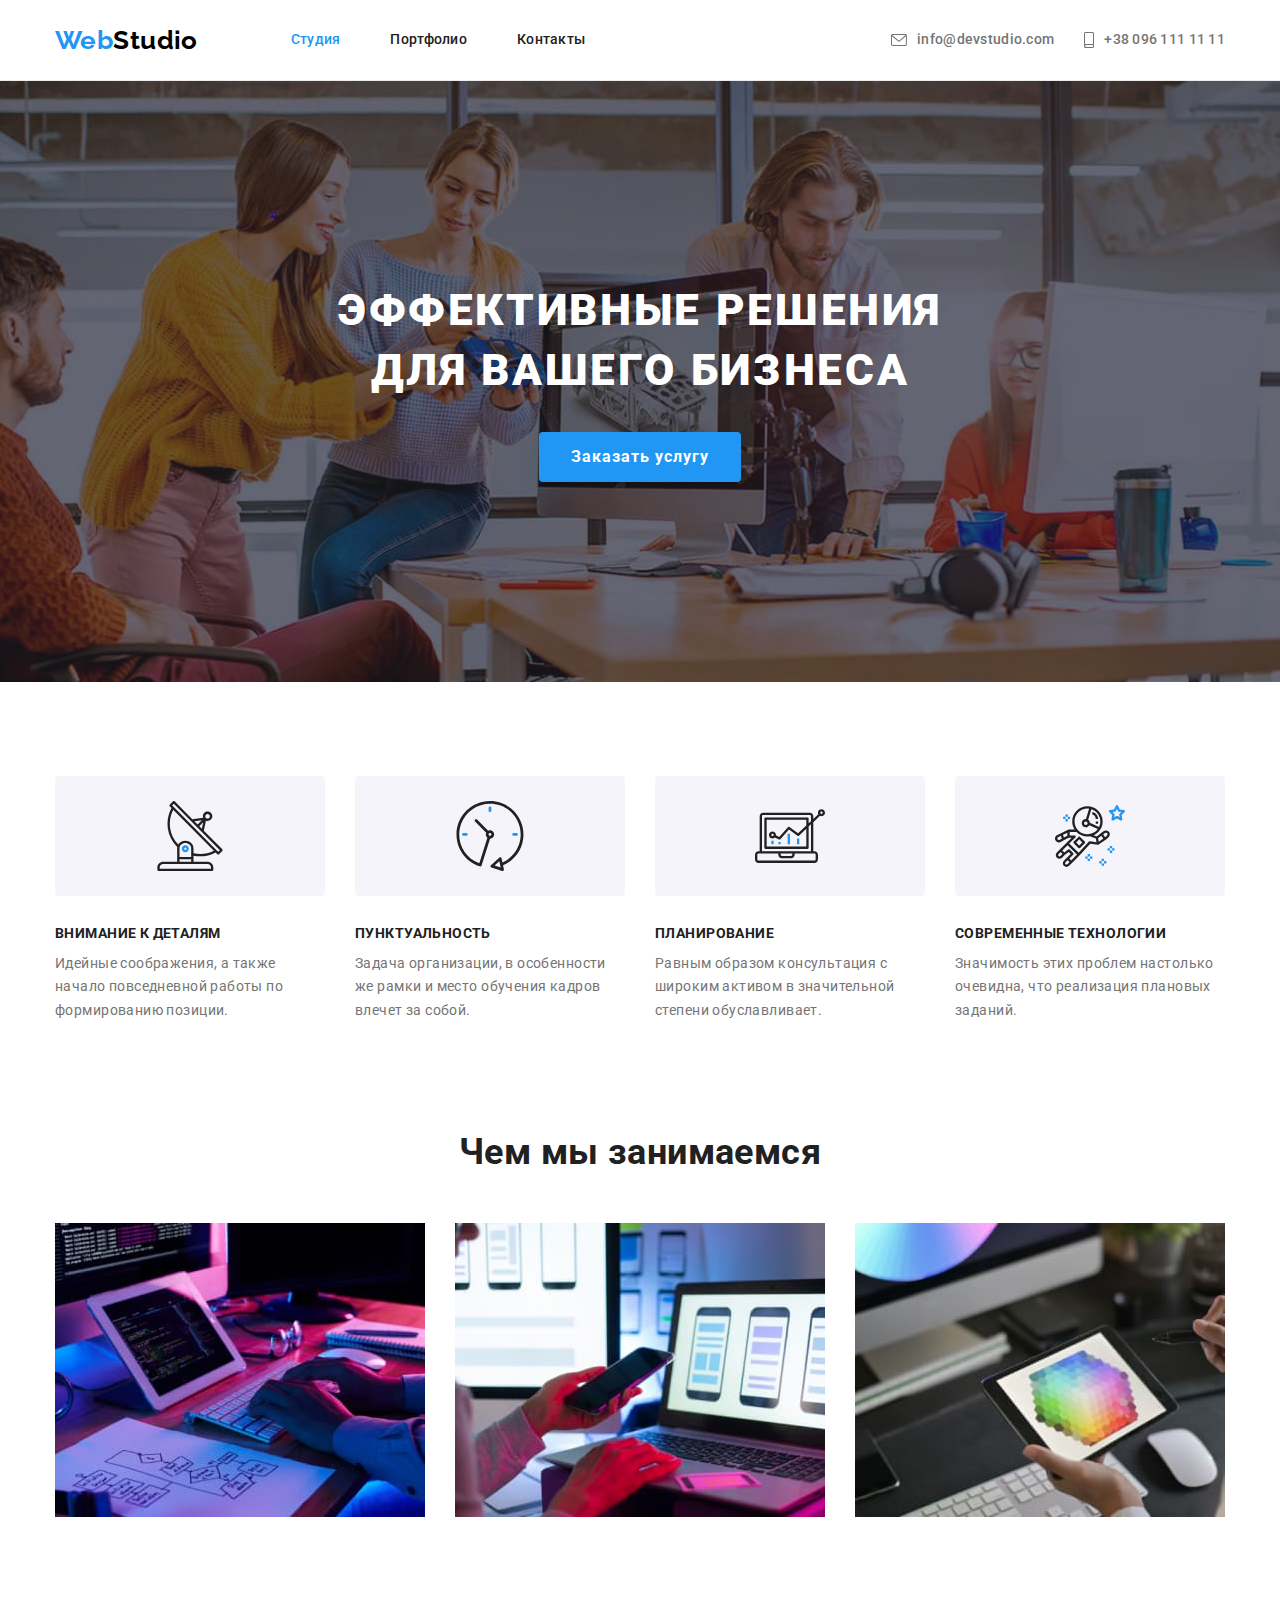
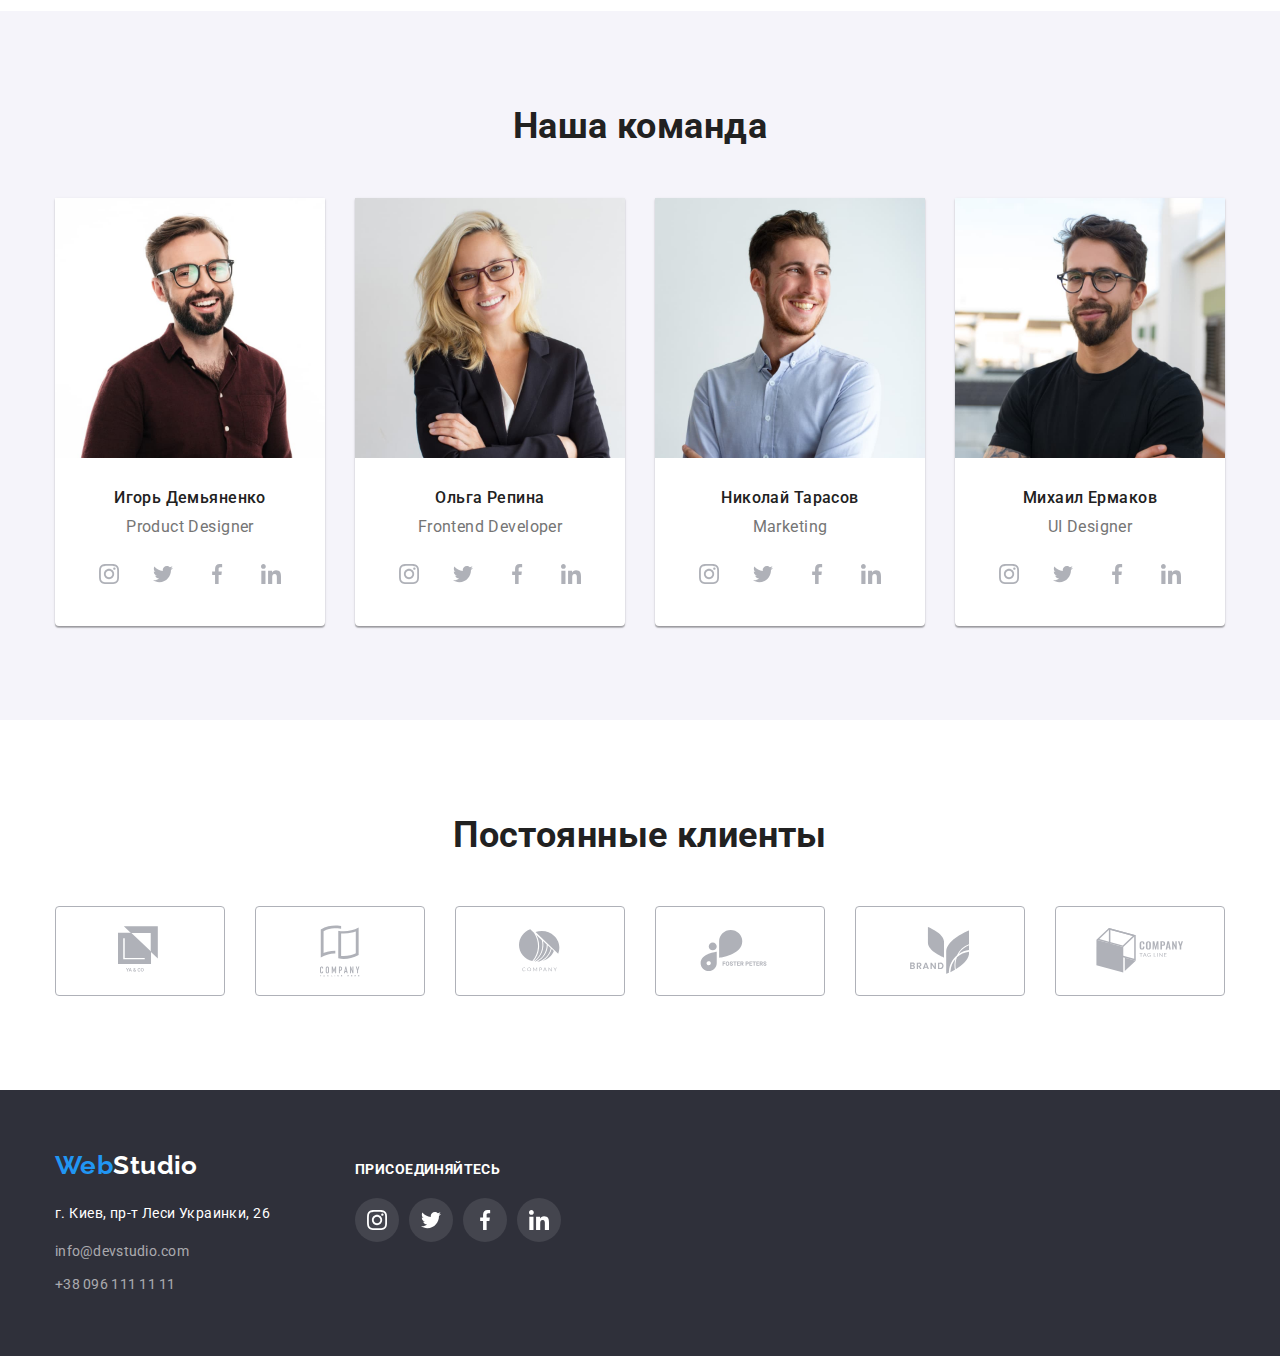
<file: index.html>
<!DOCTYPE html>
<html lang="ru">
  <head>
    <meta charset="UTF-8" />
    <meta http-equiv="X-UA-Compatible" content="IE=edge" />
    <meta name="viewport" content="width=device-width, initial-scale=1.0" />
    <title>WebStudio</title>
    <link rel="preconnect" href="https://fonts.gstatic.com" />
    <link
      href="https://fonts.googleapis.com/css2?family=Raleway:wght@700&family=Roboto:wght@400;500;700;900&display=swap"
      rel="stylesheet"
    />
    <link
      rel="stylesheet"
      href="https://cdnjs.cloudflare.com/ajax/libs/modern-normalize/1.0.0/modern-normalize.min.css"
    />
    <link rel="stylesheet" href="./css/styles.css" />
  </head>
  <body>
    <!-- Шапка страницы -->

    <header class="header">
      <div class="container">
        <nav class="navigation">
          <a class="logo" href="./index.html"
            ><span class="logo-item">Web</span>Studio</a
          >
          <ul class="site-nav list">
            <li class="site-nav-item">
              <a class="link current" href="./index.html">Студия</a>
            </li>
            <li class="site-nav-item">
              <a class="link" href="./portfolio.html">Портфолио</a>
            </li>
            <li class="site-nav-item"><a class="link" href="">Контакты</a></li>
          </ul>
        </nav>
        <ul class="contact-nav list">
          <li class="contact-nav-item">
            <a class="link contact-link" href="mailto:info@devstudio.com">
              <svg class="icon-contact" width="16" height="12">
                <use href="./images/icons.svg#icon-envelope"></use>
              </svg>
              info@devstudio.com
            </a>
          </li>
          <li class="contact-nav-item">
            <a class="link contact-link" href="tell:+380961111111">
              <svg class="icon-contact" width="10" height="16">
                <use href="./images/icons.svg#icon-smartphone"></use>
              </svg>
              +38 096 111 11 11
            </a>
          </li>
        </ul>
      </div>
    </header>

    <!-- Уникальный контент страницы -->

    <main>
      <!-- Герой-->

      <section class="hero overlay">
        <div class="container">
          <h1 class="hero-title">Эффективные решения для вашего бизнеса</h1>
          <button type="button" class="button">Заказать услугу</button>
        </div>
      </section>

      <!-- Особенности -->

      <section class="section features">
        <div class="container">
          <h2 class="section-title visually-hidden">Особенности</h2>
          <ul class="feature-list list grid">
            <li class="feature-item grid-item icon-antenna">
              <h3 class="title">Внимание к деталям</h3>
              <p>
                Идейные соображения, а также начало повседневной работы по
                формированию позиции.
              </p>
            </li>
            <li class="grid-item feature-item icon-clock">
              <h3 class="title">Пунктуальность</h3>
              <p>
                Задача организации, в особенности же рамки и место обучения
                кадров влечет за собой.
              </p>
            </li>
            <li class="grid-item feature-item icon-diagram">
              <h3 class="title">Планирование</h3>
              <p>
                Равным образом консультация с широким активом в значительной
                степени обуславливает.
              </p>
            </li>
            <li class="grid-item feature-item icon-astronaut">
              <h3 class="title">Современные технологии</h3>
              <p>
                Значимость этих проблем настолько очевидна, что реализация
                плановых заданий.
              </p>
            </li>
          </ul>
        </div>
      </section>

      <!-- Чем мы занимаемся -->

      <section class="section about">
        <div class="container">
          <h2 class="section-title">Чем мы занимаемся</h2>
          <ul class="list grid">
            <li class="grid-item about-item">
              <img
                src="./images/studio/our_work_1.jpg"
                alt="Проектирование"
                width="370"
              />
            </li>
            <li class="grid-item about-item">
              <img
                src="./images/studio/our_work_2.jpg"
                alt="Оформление"
                width="370"
              />
            </li>
            <li class="grid-item about-item">
              <img
                src="./images/studio/our_work_3.jpg"
                alt="Дизайн"
                width="370"
              />
            </li>
          </ul>
        </div>
      </section>

      <!-- Наша команда -->

      <section class="section team">
        <div class="container">
          <h2 class="section-title">Наша команда</h2>
          <ul class="team-list list grid">
            <li class="grid-item team-item">
              <img
                src="./images/studio/img_product_designer.jpg"
                alt="Игорь Демьяненко"
                width="270"
              />
              <div class="team-content">
                <h3 class="title">Игорь Демьяненко</h3>
                <p lang="en" class="team-list-profession">Product Designer</p>
                <ul class="list social-icons">
                  <li class="social-icons-item">
                    <a
                      href=""
                      class="social-icons-link"
                      target="_blank"
                      rel="noopener noreferrer"
                    >
                      <svg class="icon">
                        <use href="./images/icons.svg#icon-instagram"></use>
                      </svg>
                    </a>
                  </li>
                  <li class="social-icons-item">
                    <a
                      href=""
                      class="social-icons-link"
                      target="_blank"
                      rel="noopener noreferrer"
                    >
                      <svg class="icon">
                        <use href="./images/icons.svg#icon-twitter"></use>
                      </svg>
                    </a>
                  </li>
                  <li class="social-icons-item">
                    <a
                      href=""
                      class="social-icons-link"
                      target="_blank"
                      rel="noopener noreferrer"
                    >
                      <svg class="icon">
                        <use href="./images/icons.svg#icon-facebook"></use>
                      </svg>
                    </a>
                  </li>
                  <li class="social-icons-item">
                    <a
                      href=""
                      class="social-icons-link"
                      target="_blank"
                      rel="noopener noreferrer"
                    >
                      <svg class="icon">
                        <use href="./images/icons.svg#icon-linkedin"></use>
                      </svg>
                    </a>
                  </li>
                </ul>
              </div>
            </li>
            <li class="grid-item team-item">
              <img
                src="./images/studio/img_frontend_developer.jpg"
                alt="Ольга Репина"
                width="270"
              />
              <div class="team-content">
                <h3 class="title">Ольга Репина</h3>
                <p lang="en" class="team-list-profession">Frontend Developer</p>
                <ul class="list social-icons">
                  <li class="social-icons-item">
                    <a
                      href=""
                      class="social-icons-link"
                      target="_blank"
                      rel="noopener noreferrer"
                    >
                      <svg class="icon">
                        <use href="./images/icons.svg#icon-instagram"></use>
                      </svg>
                    </a>
                  </li>
                  <li class="social-icons-item">
                    <a
                      href=""
                      class="social-icons-link"
                      target="_blank"
                      rel="noopener noreferrer"
                    >
                      <svg class="icon">
                        <use href="./images/icons.svg#icon-twitter"></use>
                      </svg>
                    </a>
                  </li>
                  <li class="social-icons-item">
                    <a
                      href=""
                      class="social-icons-link"
                      target="_blank"
                      rel="noopener noreferrer"
                    >
                      <svg class="icon">
                        <use href="./images/icons.svg#icon-facebook"></use>
                      </svg>
                    </a>
                  </li>
                  <li class="social-icons-item">
                    <a
                      href=""
                      class="social-icons-link"
                      target="_blank"
                      rel="noopener noreferrer"
                    >
                      <svg class="icon">
                        <use href="./images/icons.svg#icon-linkedin"></use>
                      </svg>
                    </a>
                  </li>
                </ul>
              </div>
            </li>
            <li class="grid-item team-item">
              <img
                src="./images/studio/img_marketing.jpg"
                alt="Николай Тарасов"
                width="270"
              />
              <div class="team-content">
                <h3 class="title">Николай Тарасов</h3>
                <p lang="en" class="team-list-profession">Marketing</p>
                <ul class="list social-icons">
                  <li class="social-icons-item">
                    <a
                      href=""
                      class="social-icons-link"
                      target="_blank"
                      rel="noopener noreferrer"
                    >
                      <svg class="icon">
                        <use href="./images/icons.svg#icon-instagram"></use>
                      </svg>
                    </a>
                  </li>
                  <li class="social-icons-item">
                    <a
                      href=""
                      class="social-icons-link"
                      target="_blank"
                      rel="noopener noreferrer"
                    >
                      <svg class="icon">
                        <use href="./images/icons.svg#icon-twitter"></use>
                      </svg>
                    </a>
                  </li>
                  <li class="social-icons-item">
                    <a
                      href=""
                      class="social-icons-link"
                      target="_blank"
                      rel="noopener noreferrer"
                    >
                      <svg class="icon">
                        <use href="./images/icons.svg#icon-facebook"></use>
                      </svg>
                    </a>
                  </li>
                  <li class="social-icons-item">
                    <a
                      href=""
                      class="social-icons-link"
                      target="_blank"
                      rel="noopener noreferrer"
                    >
                      <svg class="icon">
                        <use href="./images/icons.svg#icon-linkedin"></use>
                      </svg>
                    </a>
                  </li>
                </ul>
              </div>
            </li>
            <li class="grid-item team-item">
              <img
                src="./images/studio/img_ui_designer.jpg"
                alt="Михаил Ермаков"
                width="270"
              />
              <div class="team-content">
                <h3 class="title">Михаил Ермаков</h3>
                <p lang="en" class="team-list-profession">UI Designer</p>
                <ul class="list social-icons">
                  <li class="social-icons-item">
                    <a
                      href=""
                      class="social-icons-link"
                      target="_blank"
                      rel="noopener noreferrer"
                    >
                      <svg class="icon">
                        <use href="./images/icons.svg#icon-instagram"></use>
                      </svg>
                    </a>
                  </li>
                  <li class="social-icons-item">
                    <a
                      href=""
                      class="social-icons-link"
                      target="_blank"
                      rel="noopener noreferrer"
                    >
                      <svg class="icon">
                        <use href="./images/icons.svg#icon-twitter"></use>
                      </svg>
                    </a>
                  </li>
                  <li class="social-icons-item">
                    <a
                      href=""
                      class="social-icons-link"
                      target="_blank"
                      rel="noopener noreferrer"
                    >
                      <svg class="icon">
                        <use href="./images/icons.svg#icon-facebook"></use>
                      </svg>
                    </a>
                  </li>
                  <li class="social-icons-item">
                    <a
                      href=""
                      class="social-icons-link"
                      target="_blank"
                      rel="noopener noreferrer"
                    >
                      <svg class="icon">
                        <use href="./images/icons.svg#icon-linkedin"></use>
                      </svg>
                    </a>
                  </li>
                </ul>
              </div>
            </li>
          </ul>
        </div>
      </section>

      <!-- Клиенты -->

      <section class="section clients">
        <div class="container">
          <h2 class="section-title">Постоянные клиенты</h2>
          <ul class="clients-list list grid">
            <li class="clients-item grid-item">
              <a
                class="link-company"
                href=""
                target="_blank"
                rel="noopener noreferrer"
              >
                <svg class="icon-company" width="44" height="49">
                  <use href="./images/icons.svg#icon-client-1"></use>
                </svg>
              </a>
            </li>
            <li class="clients-item grid-item">
              <a
                class="link-company"
                href=""
                target="_blank"
                rel="noopener noreferrer"
              >
                <svg class="icon-company" width="40" height="52">
                  <use href="./images/icons.svg#icon-client-2"></use>
                </svg>
              </a>
            </li>
            <li class="clients-item grid-item">
              <a
                class="link-company"
                href=""
                target="_blank"
                rel="noopener noreferrer"
              >
                <svg class="icon-company" width="41" height="43">
                  <use href="./images/icons.svg#icon-client-3"></use>
                </svg>
              </a>
            </li>
            <li class="clients-item grid-item">
              <a
                class="link-company"
                href=""
                target="_blank"
                rel="noopener noreferrer"
              >
                <svg class="icon-company" width="80" height="42">
                  <use href="./images/icons.svg#icon-client-4"></use>
                </svg>
              </a>
            </li>
            <li class="clients-item grid-item">
              <a
                class="link-company"
                href=""
                target="_blank"
                rel="noopener noreferrer"
              >
                <svg class="icon-company" width="59" height="47">
                  <use href="./images/icons.svg#icon-client-5"></use>
                </svg>
              </a>
            </li>
            <li
              class="clients-item grid-item"
              target="_blank"
              rel="noopener noreferrer"
            >
              <a class="link-company" href="">
                <svg class="icon-company" width="88" height="45">
                  <use href="./images/icons.svg#icon-client-6"></use>
                </svg>
              </a>
            </li>
          </ul>
        </div>
      </section>
    </main>

    <!-- Подвал страницы -->

    <footer class="footer">
      <div class="container">
        <div class="container-address">
          <!-- Footer contacts -->

          <div class="footer-contacts">
            <a class="footer-logo logo" href="./index.html"
              ><span class="logo-item">Web</span>Studio</a
            >
            <address class="company-address address">
              <ul class="footer-contact-nav list">
                <li class="company-address-item">
                  <p>г. Киев, пр-т Леси Украинки, 26</p>
                </li>
                <li class="company-address-item">
                  <a class="link" href="mailto:info@devstudio.com"
                    >info@devstudio.com</a
                  >
                </li>
                <li class="company-address-item">
                  <a class="link" href="tell:+380961111111"
                    >+38 096 111 11 11</a
                  >
                </li>
              </ul>
            </address>
          </div>

          <!-- Footer socials -->

          <div class="footer-socials">
            <h2 class="join-in">присоединяйтесь</h2>
            <ul class="list social-icons">
              <li class="social-icons-item">
                <a
                  href=""
                  class="social-icons-link"
                  target="_blank"
                  rel="noopener noreferrer"
                >
                  <svg class="icon">
                    <use href="./images/icons.svg#icon-instagram"></use>
                  </svg>
                </a>
              </li>
              <li class="social-icons-item">
                <a
                  href=""
                  class="social-icons-link"
                  target="_blank"
                  rel="noopener noreferrer"
                >
                  <svg class="icon">
                    <use href="./images/icons.svg#icon-twitter"></use>
                  </svg>
                </a>
              </li>
              <li class="social-icons-item">
                <a
                  href=""
                  class="social-icons-link"
                  target="_blank"
                  rel="noopener noreferrer"
                >
                  <svg class="icon">
                    <use href="./images/icons.svg#icon-facebook"></use>
                  </svg>
                </a>
              </li>
              <li class="social-icons-item">
                <a
                  href=""
                  class="social-icons-link"
                  target="_blank"
                  rel="noopener noreferrer"
                >
                  <svg class="icon">
                    <use href="./images/icons.svg#icon-linkedin"></use>
                  </svg>
                </a>
              </li>
            </ul>
          </div>

          <!-- Footer subscription -->

          <div class="footer-subscription"></div>
        </div>
      </div>
    </footer>
  </body>
</html>
</file>
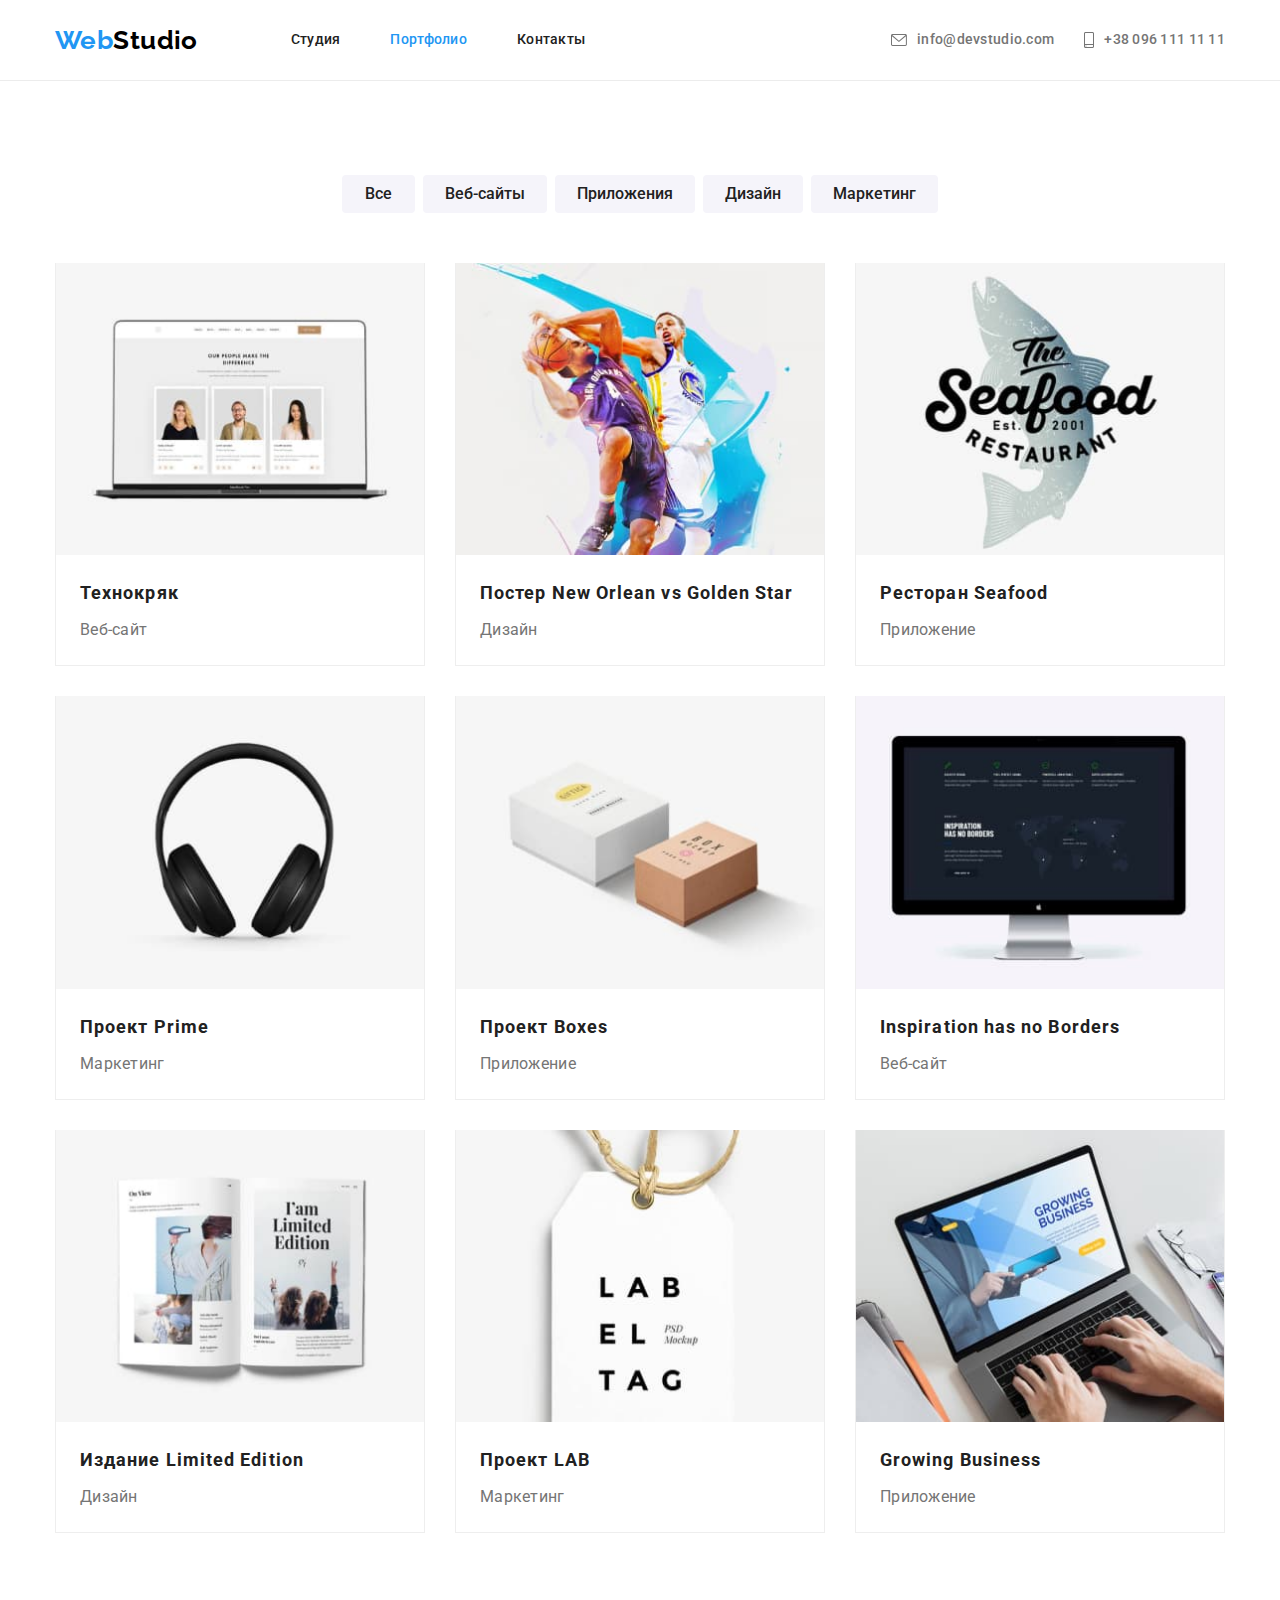
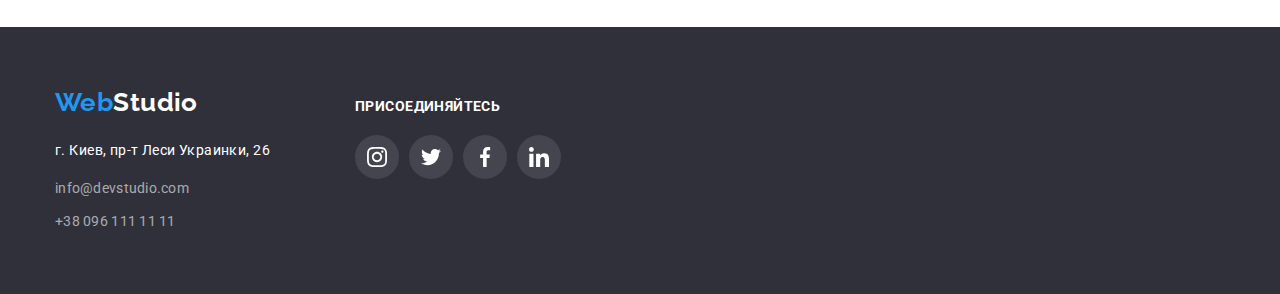
<file: portfolio.html>
<!DOCTYPE html>
<html lang="ru">
  <head>
    <meta charset="UTF-8" />
    <meta http-equiv="X-UA-Compatible" content="IE=edge" />
    <meta name="viewport" content="width=device-width, initial-scale=1.0" />
    <title>WebStudio</title>
    <link rel="preconnect" href="https://fonts.gstatic.com" />
    <link
      href="https://fonts.googleapis.com/css2?family=Raleway:wght@700&family=Roboto:wght@400;500;700;900&display=swap"
      rel="stylesheet"
    />
    <link
      rel="stylesheet"
      href="https://cdnjs.cloudflare.com/ajax/libs/modern-normalize/1.0.0/modern-normalize.min.css"
    />
    <link rel="stylesheet" href="./css/styles.css" />
  </head>
  <body>
    <!-- Шапка страницы -->

    <header class="header">
      <div class="container">
        <nav class="navigation">
          <a class="logo" href="./index.html"
            ><span class="logo-item">Web</span>Studio</a
          >
          <ul class="site-nav list">
            <li class="site-nav-item">
              <a class="link" href="./index.html">Студия</a>
            </li>
            <li class="site-nav-item">
              <a class="link current" href="./portfolio.html">Портфолио</a>
            </li>
            <li class="site-nav-item"><a class="link" href="">Контакты</a></li>
          </ul>
        </nav>
        <ul class="contact-nav list">
          <li class="contact-nav-item">
            <a class="link contact-link" href="mailto:info@devstudio.com">
              <svg class="icon-contact" width="16" height="12">
                <use href="./images/icons.svg#icon-envelope"></use>
              </svg>
              info@devstudio.com
            </a>
          </li>
          <li class="contact-nav-item">
            <a class="link contact-link" href="tell:+380961111111">
              <svg class="icon-contact" width="10" height="16">
                <use href="./images/icons.svg#icon-smartphone"></use>
              </svg>
              +38 096 111 11 11
            </a>
          </li>
        </ul>
      </div>
    </header>
    <!-- Уникальный контент страницы -->

    <main>
      <section class="section">
        <div class="container">
          <h1 class="visually-hidden">Наши проекты</h1>
          <div class="filter">
            <h2 class="visually-hidden">Фильтр</h2>
            <ul class="list filter-list">
              <li class="filter-item">
                <button type="button" class="filter-button">Все</button>
              </li>
              <li class="filter-item">
                <button type="button" class="filter-button">Веб-сайты</button>
              </li>
              <li class="filter-item">
                <button type="button" class="filter-button">Приложения</button>
              </li>
              <li class="filter-item">
                <button type="button" class="filter-button">Дизайн</button>
              </li>
              <li class="filter-item">
                <button type="button" class="filter-button">Маркетинг</button>
              </li>
            </ul>
          </div>

          <!-- Галерея проектов -->

          <ul class="list projects-list grid">
            <li class="projects-item grid-item">
              <a class="link" href="">
                <img src="./images/portfolio/img-1.jpg" alt="" width="370" />
                <div class="projects-content">
                  <h2 class="projects-title">Технокряк</h2>
                  <p class="projects-filter">Веб-сайт</p>
                </div>
              </a>
            </li>
            <li class="projects-item grid-item">
              <a class="link" href="">
                <img src="./images/portfolio/img-2.jpg" alt="" width="370" />
                <div class="projects-content">
                  <h2 class="projects-title">
                    Постер New Orlean vs Golden Star
                  </h2>
                  <p class="projects-filter">Дизайн</p>
                </div>
              </a>
            </li>
            <li class="projects-item grid-item">
              <a class="link" href="">
                <img src="./images/portfolio/img-3.jpg" alt="" width="370" />

                <div class="projects-content">
                  <h2 class="projects-title">Ресторан Seafood</h2>
                  <p class="projects-filter">Приложение</p>
                </div>
              </a>
            </li>
            <li class="projects-item grid-item">
              <a class="link" href="">
                <img src="./images/portfolio/img-4.jpg" alt="" width="370" />
                <div class="projects-content">
                  <h2 class="projects-title">Проект Prime</h2>
                  <p class="projects-filter">Маркетинг</p>
                </div>
              </a>
            </li>
            <li class="projects-item grid-item">
              <a class="link" href="">
                <img src="./images/portfolio/img-5.jpg" alt="" width="370" />
                <div class="projects-content">
                  <h2 class="projects-title">Проект Boxes</h2>
                  <p class="projects-filter">Приложение</p>
                </div>
              </a>
            </li>
            <li class="projects-item grid-item">
              <a class="link" href="">
                <img src="./images/portfolio/img-6.jpg" alt="" width="370" />
                <div class="projects-content">
                  <h2 class="projects-title">Inspiration has no Borders</h2>
                  <p class="projects-filter">Веб-сайт</p>
                </div>
              </a>
            </li>
            <li class="projects-item grid-item">
              <a class="link" href="">
                <img src="./images/portfolio/img-7.jpg" alt="" width="370" />
                <div class="projects-content">
                  <h2 class="projects-title">Издание Limited Edition</h2>
                  <p class="projects-filter">Дизайн</p>
                </div>
              </a>
            </li>
            <li class="projects-item grid-item">
              <a class="link" href="">
                <img src="./images/portfolio/img-8.jpg" alt="" width="370" />
                <div class="projects-content">
                  <h2 class="projects-title">Проект LAB</h2>
                  <p class="projects-filter">Маркетинг</p>
                </div>
              </a>
            </li>
            <li class="projects-item grid-item">
              <a class="link" href="">
                <img src="./images/portfolio/img-9.jpg" alt="" width="370" />
                <div class="projects-content">
                  <h2 class="projects-title">Growing Business</h2>
                  <p class="projects-filter">Приложение</p>
                </div>
              </a>
            </li>
          </ul>
        </div>
      </section>
    </main>

    <!-- Подвал страницы -->

    <footer class="footer">
      <div class="container">
        <div class="container-address">
          <!-- Footer contacts -->

          <div class="footer-contacts">
            <a class="footer-logo logo" href="./index.html"
              ><span class="logo-item">Web</span>Studio</a
            >
            <address class="company-address address">
              <ul class="footer-contact-nav list">
                <li class="company-address-item">
                  <p>г. Киев, пр-т Леси Украинки, 26</p>
                </li>
                <li class="company-address-item">
                  <a class="link" href="mailto:info@devstudio.com"
                    >info@devstudio.com</a
                  >
                </li>
                <li class="company-address-item">
                  <a class="link" href="tell:+380961111111"
                    >+38 096 111 11 11</a
                  >
                </li>
              </ul>
            </address>
          </div>

          <!-- Footer socials -->

          <div class="footer-socials">
            <h2 class="join-in">присоединяйтесь</h2>
            <ul class="list social-icons">
              <li class="social-icons-item">
                <a
                  href=""
                  class="social-icons-link"
                  target="_blank"
                  rel="noopener noreferrer"
                >
                  <svg class="icon">
                    <use href="./images/icons.svg#icon-instagram"></use>
                  </svg>
                </a>
              </li>
              <li class="social-icons-item">
                <a
                  href=""
                  class="social-icons-link"
                  target="_blank"
                  rel="noopener noreferrer"
                >
                  <svg class="icon">
                    <use href="./images/icons.svg#icon-twitter"></use>
                  </svg>
                </a>
              </li>
              <li class="social-icons-item">
                <a
                  href=""
                  class="social-icons-link"
                  target="_blank"
                  rel="noopener noreferrer"
                >
                  <svg class="icon">
                    <use href="./images/icons.svg#icon-facebook"></use>
                  </svg>
                </a>
              </li>
              <li class="social-icons-item">
                <a
                  href=""
                  class="social-icons-link"
                  target="_blank"
                  rel="noopener noreferrer"
                >
                  <svg class="icon">
                    <use href="./images/icons.svg#icon-linkedin"></use>
                  </svg>
                </a>
              </li>
            </ul>
          </div>

          <!-- Footer subscription -->

          <div class="footer-subscription"></div>
        </div>
      </div>
    </footer>
  </body>
</html>
</file>
<file: css/styles.css>
:root {
  --primary-white-color: #ffffff;
  --dark-bg-color: #2f303a;
  --background-button-color: #f5f4fa;
  --primary-text-color: #757575;
  --title-color: #212121;
  --accent-color: #2196f3;
  --logo-color: #000000;
  --icon-color: #afb1b8;
  --grid-item: 1;
}
html {
  box-sizing: border-box;
}
*,
*::after,
*::before {
  box-sizing: inherit;
}

/* For index and portfolio */

body {
  font-family: "Roboto", sans-serif;
  font-weight: 400;
  font-size: 14px;
  line-height: 1.71;
  letter-spacing: 0.03em;
  color: var(--primary-text-color);
  background-color: var(--primary-white-color);
}

h1,
h2,
h3,
h4,
h5,
h6,
p {
  margin-top: 0;
}

img {
  display: block;
  max-width: 100%;
  height: auto;
}

.visually-hidden {
  position: absolute !important;
  clip: rect(1px 1px 1px 1px);
  clip: rect(1px, 1px, 1px, 1px);
  padding: 0 !important;
  border: 0 !important;
  height: 1px !important;
  width: 1px !important;
  overflow: hidden;
}

.address {
  margin-top: 20px;
  font-style: normal;
}

.list {
  list-style: none;
  padding-left: 0;
  margin-top: 0;
  margin-bottom: 0;
}

.container {
  width: 1200px;
  padding-left: 15px;
  padding-right: 15px;
  margin-right: auto;
  margin-left: auto;
}

.header {
  border-bottom: 1px solid #ececec;
}

.header .container {
  display: flex;
  /* align-items: center;
  justify-content: space-between; */
}

.header .logo {
  margin-right: 93px;
  padding-top: 24px;
  padding-bottom: 24px;
}

.navigation {
  display: flex;
  align-items: center;
}

.logo {
  font-family: Raleway;
  font-weight: 700;
  font-size: 26px;
  line-height: 1.19;
  color: var(--logo-color);
  text-decoration: none;
}

.logo-item {
  color: var(--accent-color);
}

.link {
  font-weight: 500;
  font-size: 14px;
  line-height: 1.14;
  letter-spacing: 0.02em;
  text-decoration: none;
}

.grid {
  display: flex;
  flex-wrap: wrap;
  margin-left: -30px;
  margin-top: -30px;
}

.grid-item {
  flex-basis: calc((100% - 30px * var(--grid-item)) / var(--grid-item));
  margin-left: 30px;
  margin-top: 30px;
}

.social-icons {
  display: flex;
  justify-content: center;
}

.social-icons-item + .social-icons-item {
  margin-left: 10px;
}

.social-icons-link {
  display: flex;
  justify-content: center;
  align-items: center;
  width: 44px;
  height: 44px;
  border-radius: 50%;
  background: rgba(255, 255, 255, 0.1);
}

.social-icons .icon {
  width: 20px;
  height: 20px;
  fill: var(--icon-color);
}

.social-icons-link:hover,
.social-icons-link:focus {
  background-color: var(--accent-color);
}

.social-icons-link:hover .icon,
.social-icons-link:focus .icon {
  fill: var(--primary-white-color);
}

/* Навигация сайта */

.site-nav,
.contact-nav {
  display: flex;
}

.contact-nav {
  margin-left: auto;
}

.site-nav-item:not(:last-child),
.contact-nav-item:not(:last-child) {
  margin-right: 50px;
}

.contact-nav-item:not(:last-child) {
  margin-right: 30px;
}

.site-nav .link {
  padding-top: 32px;
  padding-bottom: 32px;
  color: var(--title-color);
}

.site-nav .link:hover,
.site-nav .link:focus {
  color: var(--accent-color);
}

.site-nav .current {
  color: var(--accent-color);
}

.contact-nav .link {
  display: flex;
  align-items: center;
  padding-top: 32px;
  padding-bottom: 32px;
  color: var(--primary-text-color);
}

.contact-nav .link:hover,
.contact-nav .link:focus {
  color: var(--accent-color);
}

.contact-nav .icon-contact {
  margin-right: 10px;
  fill: currentColor;
}

/* index.html */

/* Герой */

.hero {
  padding-top: 200px;
  padding-bottom: 200px;
  text-align: center;
}

.hero-title {
  width: 697px;
  margin: 0 auto 31px;
  font-weight: 900;
  font-size: 44px;
  line-height: 1.36;
  letter-spacing: 0.06em;
  text-transform: uppercase;
  color: var(--primary-white-color);
}

.overlay {
  max-width: 1600px;
  margin-left: auto;
  margin-right: auto;
  background-repeat: no-repeat;
  background-position: center;
  background-size: cover;
  background-color: var(--dark-bg-color);
  background-image: linear-gradient(
      to right,
      rgba(47, 48, 58, 0.4),
      rgba(47, 48, 58, 0.4)
    ),
    url(../images/studio/hero-img.jpg);
}

.button {
  padding: 10px 32px;
  border: none;
  border-radius: 4px;
  box-shadow: 0px 4px 4px rgba(0, 0, 0, 0.15);
  min-width: 200px;
  cursor: pointer;
  font-family: inherit;
  font-weight: 700;
  font-size: 16px;
  line-height: 1.87;
  letter-spacing: 0.06em;
  color: var(--primary-white-color);
  background-color: var(--accent-color);
  text-decoration: none;
}

.button:hover,
.button:focus {
  background-color: #188ce8;
}

/* Секции */

.section {
  padding-top: 94px;
  padding-bottom: 94px;
}

.section-title {
  margin-bottom: 50px;
  font-weight: 700;
  font-size: 36px;
  line-height: 1.17;
  text-align: center;
  color: var(--title-color);
}

/*  Особенности  */

.features {
  padding-bottom: 0;
}

.feature-list .title {
  margin-bottom: 10px;
  margin-top: 30px;
  font-weight: 700;
  font-size: 14px;
  line-height: 1.14;
  text-transform: uppercase;
  color: var(--title-color);
}

.feature-item {
  --grid-item: 4;
}

.feature-item::before {
  content: " ";
  display: block;
  height: 120px;

  background-image: url(../images/icon/antenna.svg);
  background-size: 70px 70px;
  background-repeat: no-repeat;
  background-position: center;
  border-radius: 4px;
  background-color: var(--background-button-color);
}

.icon-antenna::before {
  background-image: url(../images/icon/antenna.svg);
}

.icon-clock::before {
  background-image: url(../images/icon/clock.svg);
}

.icon-diagram::before {
  background-image: url(../images/icon/diagram.svg);
}

.icon-astronaut::before {
  background-image: url(../images/icon/astronaut.svg);
}

/* Чем мы занимаемся */

.about-item {
  --grid-item: 3;
}

/* Наша команда */

.team {
  box-sizing: border-box;

  background-color: var(--background-button-color);
}

.team-item {
  --grid-item: 4;
}

.team-list .title {
  margin-bottom: 10px;
  font-weight: 500;
  font-size: 16px;
  line-height: 1.19;
  color: var(--title-color);
  text-align: center;
}

.team-list-profession {
  margin-bottom: 16px;
  font-size: 16px;
  line-height: 1.19;
  text-align: center;
}

.team-content {
  padding-top: 30px;
  padding-bottom: 30px;
}

.team-list .team-item {
  box-shadow: 0px 1px 3px rgba(0, 0, 0, 0.12), 0px 1px 1px rgba(0, 0, 0, 0.14),
    0px 2px 1px rgba(0, 0, 0, 0.2);
  border-radius: 0px 0px 4px 4px;
  background-color: var(--primary-white-color);
}

/* Клиенты */

.clients .clients-list {
  display: flex;
}

.clients-item {
  --grid-item: 6;
}

.link-company {
  display: flex;
  justify-content: center;
  align-items: center;
  height: 90px;
  border: 1px solid var(--icon-color);
  border-radius: 4px;
  color: var(--icon-color);
}

.clients .link-company:hover,
.clients .link-company:focus {
  border-color: solid var(--accent-color);
  color: var(--accent-color);
}

.icon-company {
  fill: currentColor;
}

/* Подвал сираницы */

.footer {
  background-color: var(--dark-bg-color);
}

.footer .container-address {
  display: flex;
  justify-content: space-between;
  padding-bottom: 60px;
}

.footer-contacts {
  padding-top: 60px;
  flex-basis: calc((50% - 45px) / 2);
}

.footer-socials {
  padding-top: 72px;
  flex-basis: calc((50% - 45px) / 2);
}

.footer-subscription {
  padding-top: 72px;
  flex-basis: calc(50% - 15px);
}

.footer-socials .social-icons {
  display: flex;
  justify-content: start;
}

.footer-logo {
  color: var(--primary-white-color);
}

.footer .link {
  font-weight: 400;
  color: rgba(255, 255, 255, 0.6);
}

.footer-contact-nav .link:hover,
.footer-contact-nav .link:focus {
  color: var(--accent-color);
}

.company-address {
  color: var(--primary-white-color);
}

.company-address-item:not(:last-child) {
  margin-bottom: 9px;
}

.footer-socials .join-in {
  margin-bottom: 20px;
  font-weight: 700;
  font-size: 14px;
  line-height: 1.14;
  letter-spacing: 0.03em;
  text-transform: uppercase;
  color: var(--primary-white-color);
}

.footer-socials .icon {
  width: 20px;
  height: 20px;
  fill: var(--primary-white-color);
}

/* portfolio.html */

/* Фильтр проектов */

.filter-list {
  display: flex;
  justify-content: center;
  margin: 0 auto;
  margin-bottom: 50px;
}

.filter-item:not(:last-child) {
  margin-right: 8px;
}

.filter-button {
  min-width: 73px;
  padding: 6px 22px;
  border: none;
  border-radius: 4px;
  cursor: pointer;
  font-family: inherit;
  font-weight: 500;
  font-size: 16px;
  line-height: 1.62;
  text-align: center;
  color: var(--title-color);
  background-color: var(--background-button-color);
}

.filter-button:hover,
.filter-button:focus {
  color: var(--primary-white-color);
  background-color: var(--accent-color);
  box-shadow: 0px 3px 1px rgba(0, 0, 0, 0.1), 0px 1px 2px rgba(0, 0, 0, 0.08),
    0px 2px 2px rgba(0, 0, 0, 0.12);
  border-radius: 4px;
}

/* Галерея проектов */

.projects-item {
  --grid-item: 3;
  border-left: 1px solid #eeeeee;
  border-right: 1px solid #eeeeee;
  border-bottom: 1px solid #eeeeee;
}

.projects-item:hover {
  box-shadow: 0px 1px 1px rgba(0, 0, 0, 0.12), 0px 4px 4px rgba(0, 0, 0, 0.06),
    1px 4px 6px rgba(0, 0, 0, 0.16);
}

.projects-title {
  margin-bottom: 4px;
  font-weight: 700;
  font-size: 18px;
  line-height: 2;
  letter-spacing: 0.06em;
  color: var(--title-color);
}

.projects-filter {
  margin-bottom: 0;
  font-size: 16px;
  line-height: 1.87;
  font-weight: 400;

  color: var(--primary-text-color);
}

.projects-content {
  padding: 20px 24px;
}

.projects .link {
  color: inherit;
}
</file>
